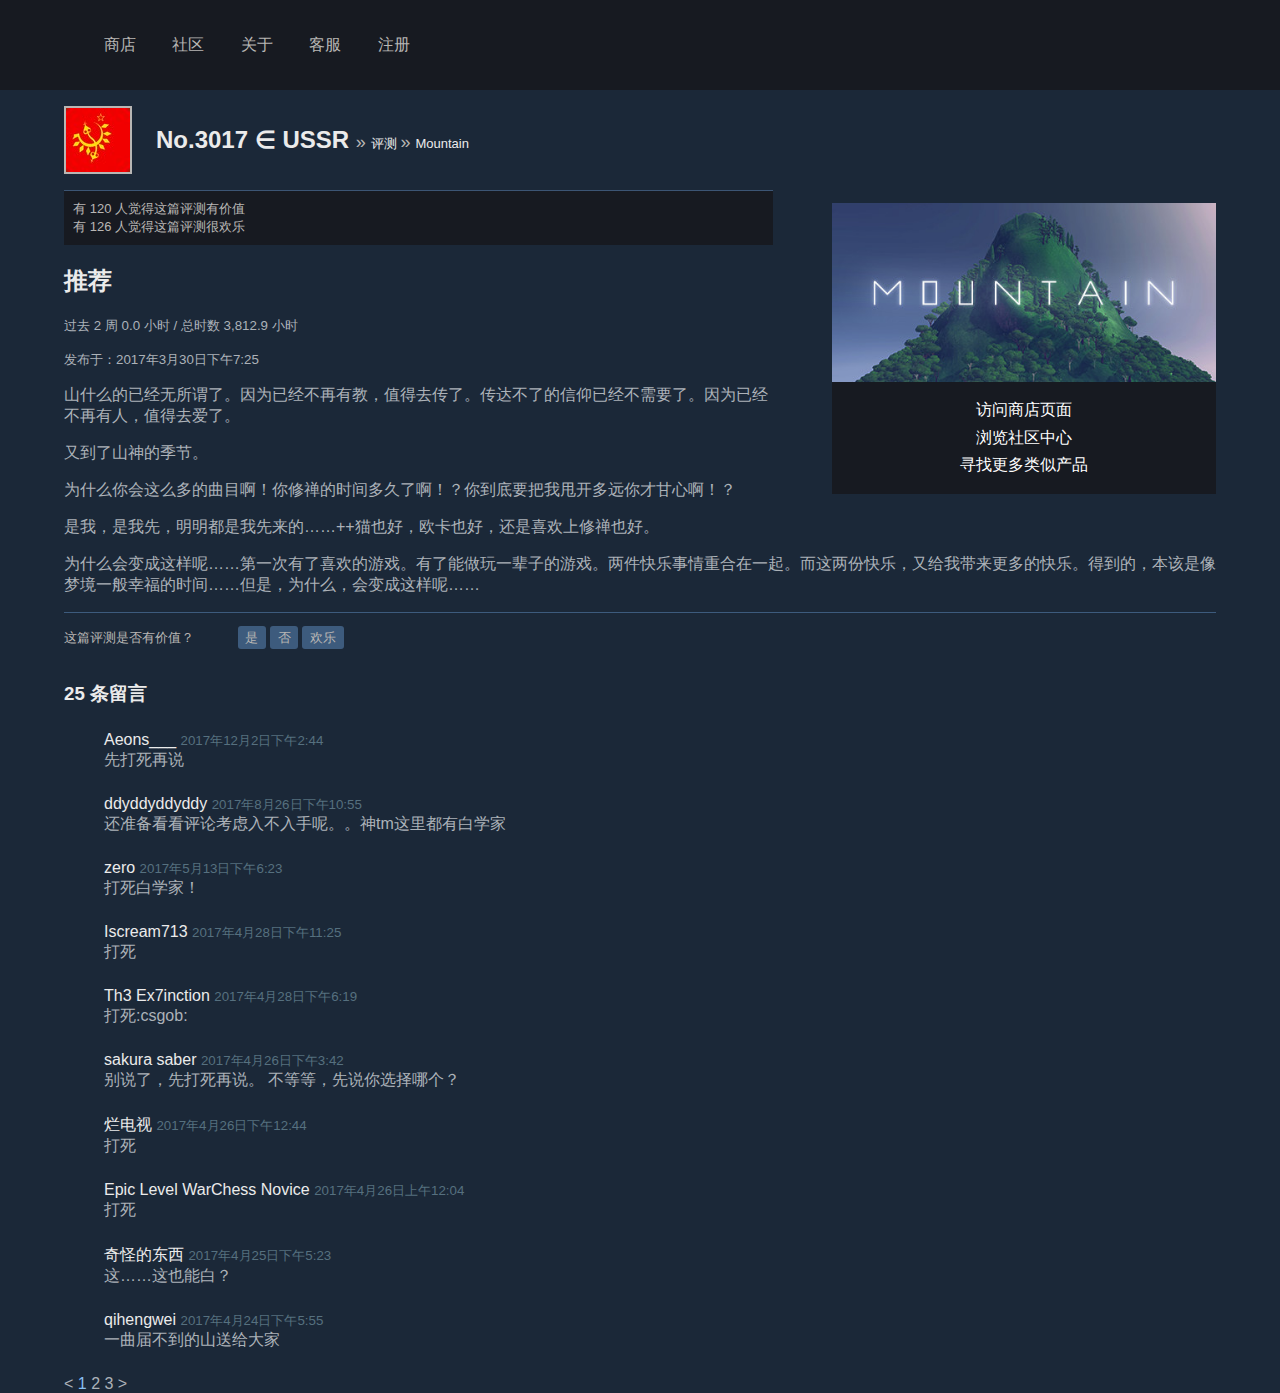
<file: index.html>
<html>
<head>
    <title>Steam 社区 :: No.3017 ∈ USSR :: 评测 Mountain</title>
    <link href="./css/reset.css" rel="stylesheet" type="text/css">
    <link href="./css/index.css" rel="stylesheet" type="text/css">
</head>
<body>
<header>
    <nav>
        <ul>
            <li>商店</li>
            <li>社区</li>
            <li>关于</li>
            <li>客服</li>
            <li><a href="register.html">注册</a></li>
        </ul>
    </nav>
</header>
<div class="title"><img src="images/user_icon.jpg">
    <div>
        No.3017 ∈ USSR
        <span class="symbol"> » </span>
        <span class="subtitle">评测 </span>
        <span class="symbol">» </span>
        <span class="subtitle"> Mountain</span>
    </div>
</div>
<aside>
    <img src="images/header.jpg">
    <ul>
        <li><a href="https://store.steampowered.com/app/313340?snr=2_100300_300__100301">访问商店页面</a></li>
        <li><a href="https://steamcommunity.com/app/313340">浏览社区中心</a></li>
        <li>
            <a href="https://store.steampowered.com/recommended/morelike/app/313340?snr=2_100300_300__100301">寻找更多类似产品</a>
        </li>
    </ul>
</aside>
<section>
    <blockquote>
        有 120 人觉得这篇评测有价值
        <br>
        有 126 人觉得这篇评测很欢乐
    </blockquote>
    <h2>推荐</h2>
    <p>
        <small>过去 2 周 0.0 小时 / 总时数 3,812.9 小时</small>
    </p>
    <p>
        <small>发布于：2017年3月30日下午7:25</small>
    </p>
    <p>
        山什么的已经无所谓了。因为已经不再有教，值得去传了。传达不了的信仰已经不需要了。因为已经不再有人，值得去爱了。
    </p>
    <p>
        又到了山神的季节。
    </p>
    <p>
        为什么你会这么多的曲目啊！你修禅的时间多久了啊！？你到底要把我甩开多远你才甘心啊！？
    </p>
    <p>
        是我，是我先，明明都是我先来的……++猫也好，欧卡也好，还是喜欢上修禅也好。
    </p>
    <p>
        为什么会变成这样呢……第一次有了喜欢的游戏。有了能做玩一辈子的游戏。两件快乐事情重合在一起。而这两份快乐，又给我带来更多的快乐。得到的，本该是像梦境一般幸福的时间……但是，为什么，会变成这样呢……
    </p>
</section>
<hr/>
<section>
    <div class="value">
    这篇评测是否有价值？
    <ul>
        <li>是</li>
        <li>否</li>
        <li>欢乐</li>
    </ul>
    </div>
    <h3>25 条留言</h3>
    <ul class="comment">
        <li>
            <h4>Aeons___
                <small> 2017年12月2日下午2:44</small>
            </h4>
            先打死再说
        </li>
        <li>
            <h4>ddyddyddyddy
                <small>2017年8月26日下午10:55</small>
            </h4>
            还准备看看评论考虑入不入手呢。。神tm这里都有白学家
        </li>
        <li>
            <h4>zero
                <small>2017年5月13日下午6:23</small>
            </h4>
            打死白学家！
        </li>
        <li>
            <h4>
                Iscream713
                <small> 2017年4月28日下午11:25</small>
            </h4>
            打死
        </li>
        <li>
            <h4>Th3 Ex7inction
                <small>2017年4月28日下午6:19</small>
            </h4>
            打死:csgob:
        </li>
        <li>
            <h4>sakura saber
                <small>2017年4月26日下午3:42</small>
            </h4>
            别说了，先打死再说。
            不等等，先说你选择哪个？
        </li>
        <li>
            <h4>烂电视
                <small>2017年4月26日下午12:44</small>
            </h4>
            打死
        </li>
        <li>
            <h4>Epic Level WarChess Novice
                <small>2017年4月26日上午12:04</small>
            </h4>
            打死
        </li>
        <li>
            <h4>奇怪的东西
                <small>2017年4月25日下午5:23</small>
            </h4>
            这……这也能白？
        </li>
        <li>
            <h4>qihengwei
                <small>2017年4月24日下午5:55</small>
            </h4>
            一曲届不到的山送给大家
        </li>
    </ul>
    < <span class="active">1</span> 2 3 >
</section>
</body>
</html>
</file>
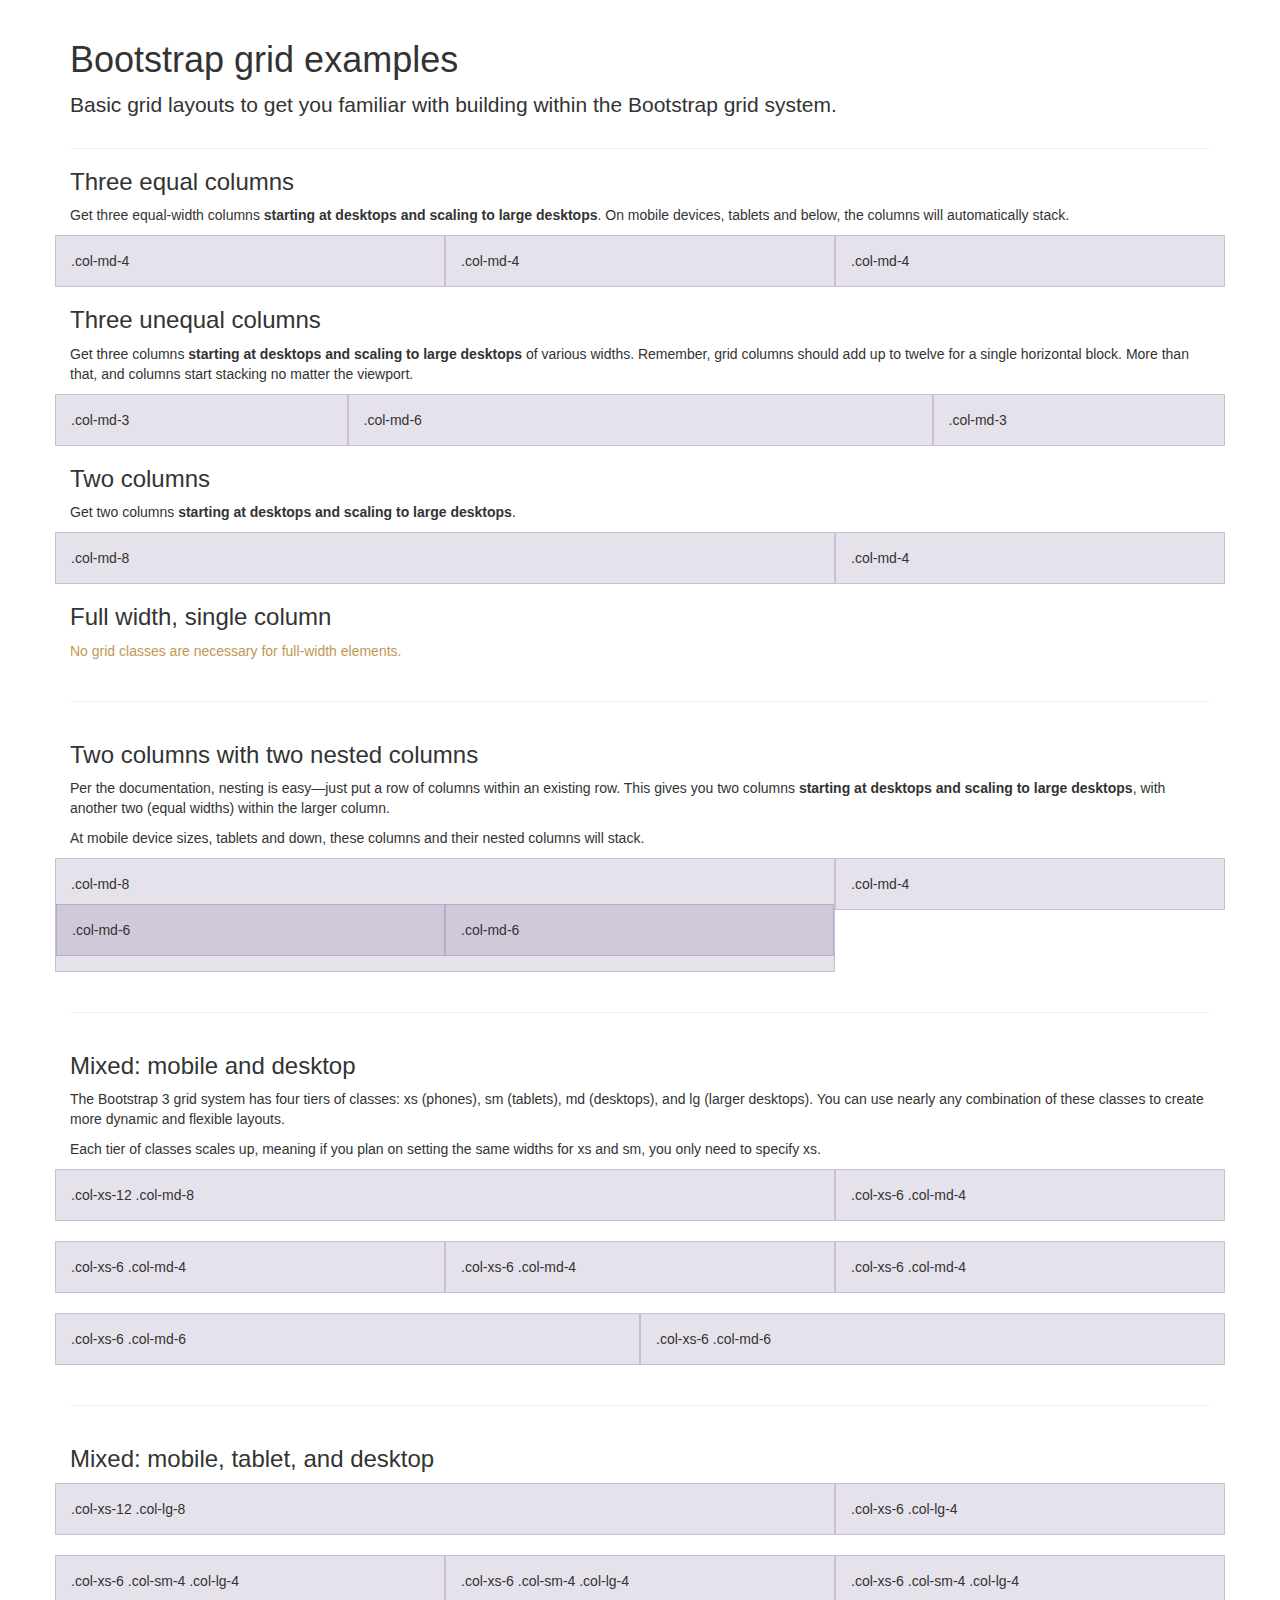
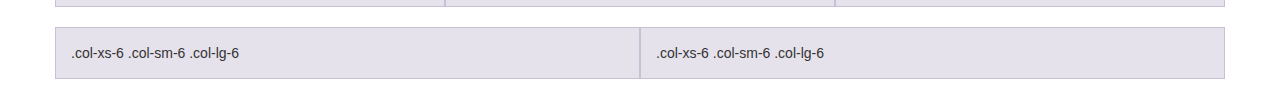
<file: lab4/bootstrap-3.0.0/examples/grid/index.html>
<!DOCTYPE html>
<html lang="en">
  <head>
    <meta charset="utf-8">
    <meta name="viewport" content="width=device-width, initial-scale=1.0">
    <meta name="description" content="">
    <meta name="author" content="">
    <link rel="shortcut icon" href="../../assets/ico/favicon.png">

    <title>Grid Template for Bootstrap</title>

    <!-- Bootstrap core CSS -->
    <link href="../../dist/css/bootstrap.css" rel="stylesheet">

    <!-- Custom styles for this template -->
    <link href="grid.css" rel="stylesheet">

    <!-- HTML5 shim and Respond.js IE8 support of HTML5 elements and media queries -->
    <!--[if lt IE 9]>
      <script src="../../assets/js/html5shiv.js"></script>
      <script src="../../assets/js/respond.min.js"></script>
    <![endif]-->
  </head>

  <body>
    <div class="container">

      <div class="page-header">
        <h1>Bootstrap grid examples</h1>
        <p class="lead">Basic grid layouts to get you familiar with building within the Bootstrap grid system.</p>
      </div>

      <h3>Three equal columns</h3>
      <p>Get three equal-width columns <strong>starting at desktops and scaling to large desktops</strong>. On mobile devices, tablets and below, the columns will automatically stack.</p>
      <div class="row">
        <div class="col-md-4">.col-md-4</div>
        <div class="col-md-4">.col-md-4</div>
        <div class="col-md-4">.col-md-4</div>
      </div>

      <h3>Three unequal columns</h3>
      <p>Get three columns <strong>starting at desktops and scaling to large desktops</strong> of various widths. Remember, grid columns should add up to twelve for a single horizontal block. More than that, and columns start stacking no matter the viewport.</p>
      <div class="row">
        <div class="col-md-3">.col-md-3</div>
        <div class="col-md-6">.col-md-6</div>
        <div class="col-md-3">.col-md-3</div>
      </div>

      <h3>Two columns</h3>
      <p>Get two columns <strong>starting at desktops and scaling to large desktops</strong>.</p>
      <div class="row">
        <div class="col-md-8">.col-md-8</div>
        <div class="col-md-4">.col-md-4</div>
      </div>

      <h3>Full width, single column</h3>
      <p class="text-warning">No grid classes are necessary for full-width elements.</p>

      <hr>

      <h3>Two columns with two nested columns</h3>
      <p>Per the documentation, nesting is easy—just put a row of columns within an existing row. This gives you two columns <strong>starting at desktops and scaling to large desktops</strong>, with another two (equal widths) within the larger column.</p>
      <p>At mobile device sizes, tablets and down, these columns and their nested columns will stack.</p>
      <div class="row">
        <div class="col-md-8">
          .col-md-8
          <div class="row">
            <div class="col-md-6">.col-md-6</div>
            <div class="col-md-6">.col-md-6</div>
          </div>
        </div>
        <div class="col-md-4">.col-md-4</div>
      </div>

      <hr>

      <h3>Mixed: mobile and desktop</h3>
      <p>The Bootstrap 3 grid system has four tiers of classes: xs (phones), sm (tablets), md (desktops), and lg (larger desktops). You can use nearly any combination of these classes to create more dynamic and flexible layouts.</p>
      <p>Each tier of classes scales up, meaning if you plan on setting the same widths for xs and sm, you only need to specify xs.</p>
      <div class="row">
        <div class="col-xs-12 col-md-8">.col-xs-12 .col-md-8</div>
        <div class="col-xs-6 col-md-4">.col-xs-6 .col-md-4</div>
      </div>
      <div class="row">
        <div class="col-xs-6 col-md-4">.col-xs-6 .col-md-4</div>
        <div class="col-xs-6 col-md-4">.col-xs-6 .col-md-4</div>
        <div class="col-xs-6 col-md-4">.col-xs-6 .col-md-4</div>
      </div>
      <div class="row">
        <div class="col-xs-6 col-md-6">.col-xs-6 .col-md-6</div>
        <div class="col-xs-6 col-md-6">.col-xs-6 .col-md-6</div>
      </div>

      <hr>

      <h3>Mixed: mobile, tablet, and desktop</h3>
      <p></p>
      <div class="row">
        <div class="col-xs-12 col-sm-8 col-lg-8">.col-xs-12 .col-lg-8</div>
        <div class="col-xs-6 col-sm-4 col-lg-4">.col-xs-6 .col-lg-4</div>
      </div>
      <div class="row">
        <div class="col-xs-6 col-sm-4 col-lg-4">.col-xs-6 .col-sm-4 .col-lg-4</div>
        <div class="col-xs-6 col-sm-4 col-lg-4">.col-xs-6 .col-sm-4 .col-lg-4</div>
        <div class="col-xs-6 col-sm-4 col-lg-4">.col-xs-6 .col-sm-4 .col-lg-4</div>
      </div>
      <div class="row">
        <div class="col-xs-6 col-sm-6 col-lg-6">.col-xs-6 .col-sm-6 .col-lg-6</div>
        <div class="col-xs-6 col-sm-6 col-lg-6">.col-xs-6 .col-sm-6 .col-lg-6</div>
      </div>

    </div> <!-- /container -->


    <!-- Bootstrap core JavaScript
    ================================================== -->
    <!-- Placed at the end of the document so the pages load faster -->
  </body>
</html>
</file>
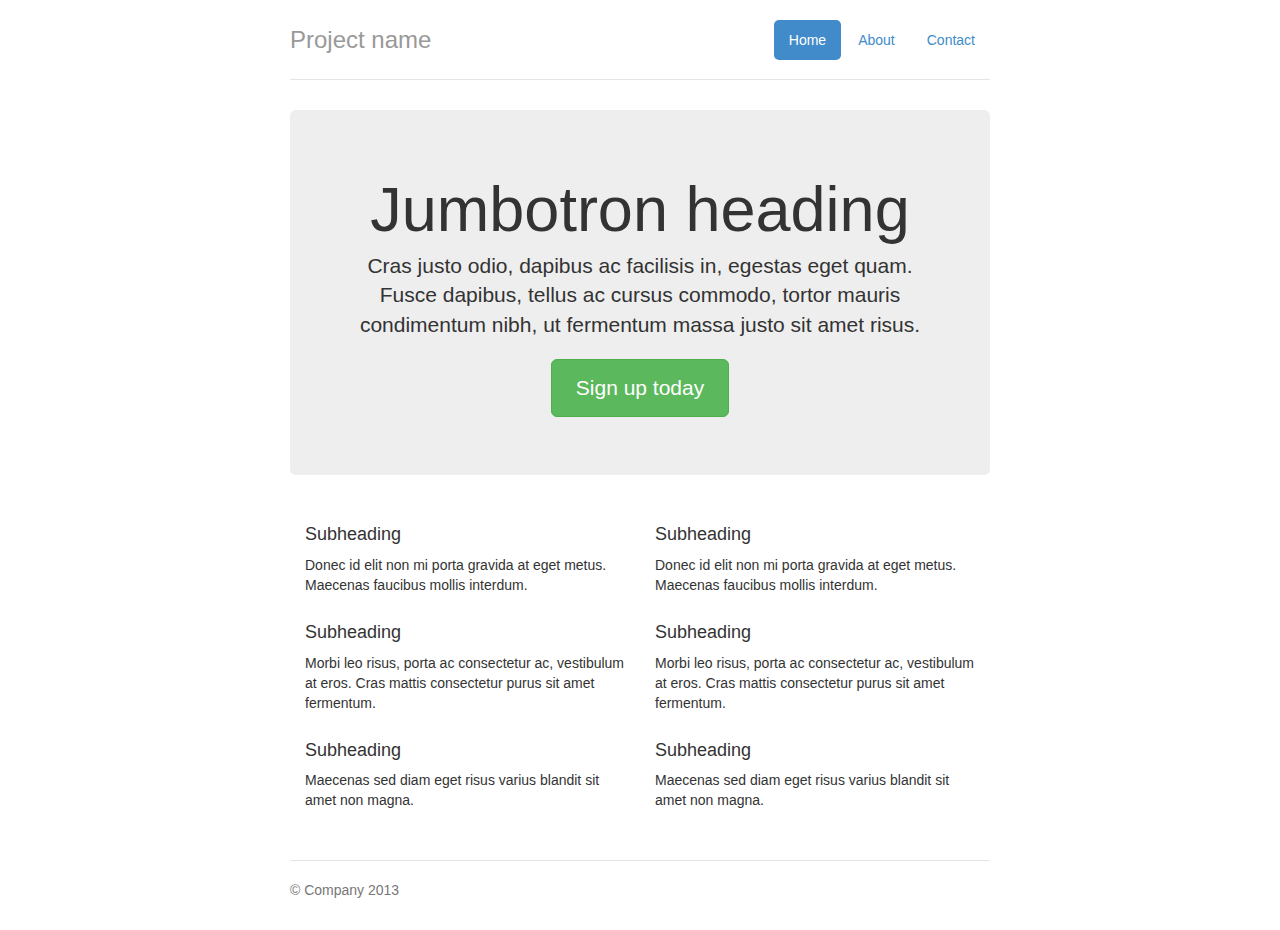
<file: lab4/bootstrap-3.0.0/examples/jumbotron-narrow/index.html>
<!DOCTYPE html>
<html lang="en">
  <head>
    <meta charset="utf-8">
    <meta name="viewport" content="width=device-width, initial-scale=1.0">
    <meta name="description" content="">
    <meta name="author" content="">
    <link rel="shortcut icon" href="../../assets/ico/favicon.png">

    <title>Narrow Jumbotron Template for Bootstrap</title>

    <!-- Bootstrap core CSS -->
    <link href="../../dist/css/bootstrap.css" rel="stylesheet">

    <!-- Custom styles for this template -->
    <link href="jumbotron-narrow.css" rel="stylesheet">

    <!-- HTML5 shim and Respond.js IE8 support of HTML5 elements and media queries -->
    <!--[if lt IE 9]>
      <script src="../../assets/js/html5shiv.js"></script>
      <script src="../../assets/js/respond.min.js"></script>
    <![endif]-->
  </head>

  <body>

    <div class="container">
      <div class="header">
        <ul class="nav nav-pills pull-right">
          <li class="active"><a href="#">Home</a></li>
          <li><a href="#">About</a></li>
          <li><a href="#">Contact</a></li>
        </ul>
        <h3 class="text-muted">Project name</h3>
      </div>

      <div class="jumbotron">
        <h1>Jumbotron heading</h1>
        <p class="lead">Cras justo odio, dapibus ac facilisis in, egestas eget quam. Fusce dapibus, tellus ac cursus commodo, tortor mauris condimentum nibh, ut fermentum massa justo sit amet risus.</p>
        <p><a class="btn btn-lg btn-success" href="#">Sign up today</a></p>
      </div>

      <div class="row marketing">
        <div class="col-lg-6">
          <h4>Subheading</h4>
          <p>Donec id elit non mi porta gravida at eget metus. Maecenas faucibus mollis interdum.</p>

          <h4>Subheading</h4>
          <p>Morbi leo risus, porta ac consectetur ac, vestibulum at eros. Cras mattis consectetur purus sit amet fermentum.</p>

          <h4>Subheading</h4>
          <p>Maecenas sed diam eget risus varius blandit sit amet non magna.</p>
        </div>

        <div class="col-lg-6">
          <h4>Subheading</h4>
          <p>Donec id elit non mi porta gravida at eget metus. Maecenas faucibus mollis interdum.</p>

          <h4>Subheading</h4>
          <p>Morbi leo risus, porta ac consectetur ac, vestibulum at eros. Cras mattis consectetur purus sit amet fermentum.</p>

          <h4>Subheading</h4>
          <p>Maecenas sed diam eget risus varius blandit sit amet non magna.</p>
        </div>
      </div>

      <div class="footer">
        <p>&copy; Company 2013</p>
      </div>

    </div> <!-- /container -->


    <!-- Bootstrap core JavaScript
    ================================================== -->
    <!-- Placed at the end of the document so the pages load faster -->
  </body>
</html>
</file>
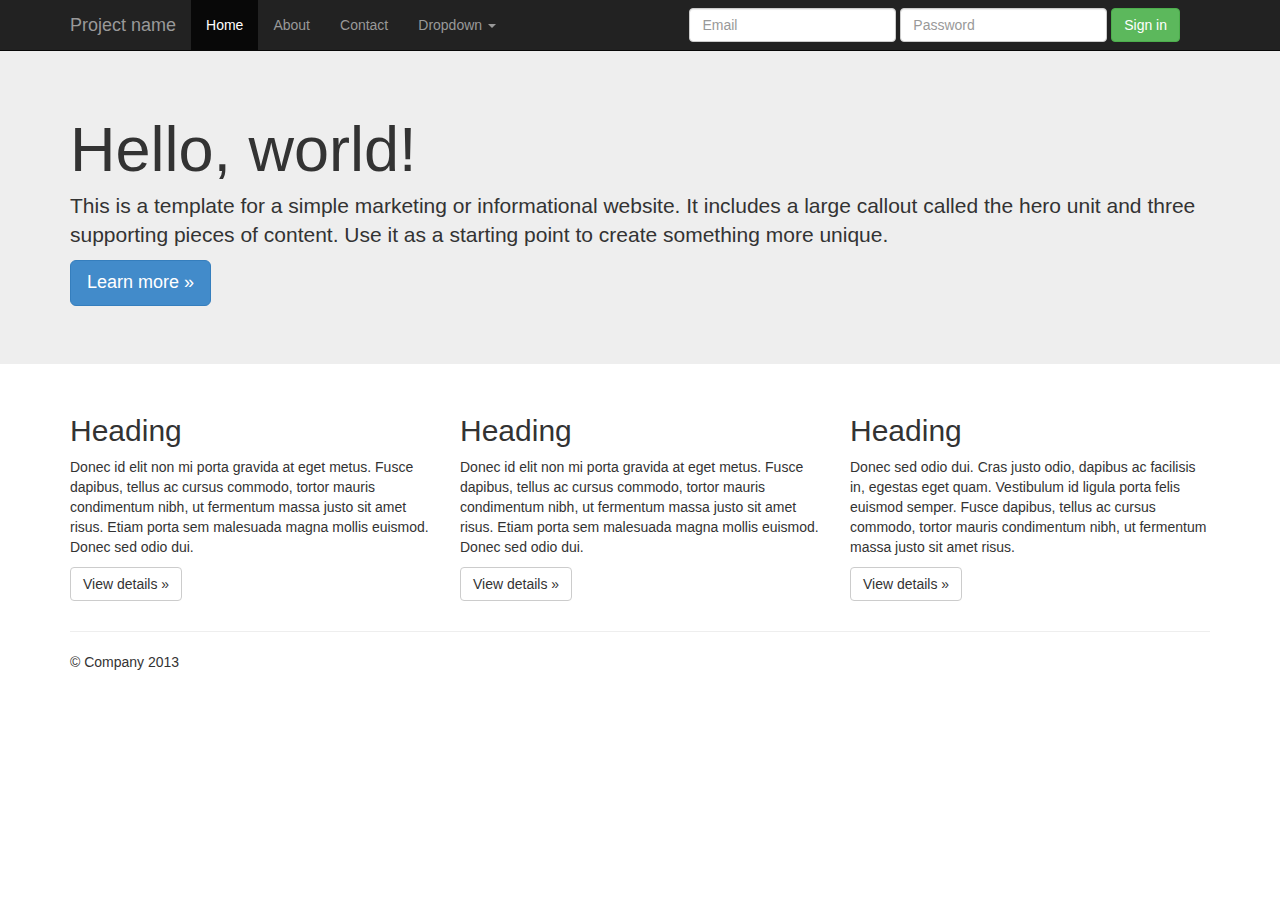
<file: lab4/bootstrap-3.0.0/examples/jumbotron/index.html>
<!DOCTYPE html>
<html lang="en">
  <head>
    <meta charset="utf-8">
    <meta name="viewport" content="width=device-width, initial-scale=1.0">
    <meta name="description" content="">
    <meta name="author" content="">
    <link rel="shortcut icon" href="../../assets/ico/favicon.png">

    <title>Jumbotron Template for Bootstrap</title>

    <!-- Bootstrap core CSS -->
    <link href="../../dist/css/bootstrap.css" rel="stylesheet">

    <!-- Custom styles for this template -->
    <link href="jumbotron.css" rel="stylesheet">

    <!-- HTML5 shim and Respond.js IE8 support of HTML5 elements and media queries -->
    <!--[if lt IE 9]>
      <script src="../../assets/js/html5shiv.js"></script>
      <script src="../../assets/js/respond.min.js"></script>
    <![endif]-->
  </head>

  <body>

    <div class="navbar navbar-inverse navbar-fixed-top">
      <div class="container">
        <div class="navbar-header">
          <button type="button" class="navbar-toggle" data-toggle="collapse" data-target=".navbar-collapse">
            <span class="icon-bar"></span>
            <span class="icon-bar"></span>
            <span class="icon-bar"></span>
          </button>
          <a class="navbar-brand" href="#">Project name</a>
        </div>
        <div class="navbar-collapse collapse">
          <ul class="nav navbar-nav">
            <li class="active"><a href="#">Home</a></li>
            <li><a href="#about">About</a></li>
            <li><a href="#contact">Contact</a></li>
            <li class="dropdown">
              <a href="#" class="dropdown-toggle" data-toggle="dropdown">Dropdown <b class="caret"></b></a>
              <ul class="dropdown-menu">
                <li><a href="#">Action</a></li>
                <li><a href="#">Another action</a></li>
                <li><a href="#">Something else here</a></li>
                <li class="divider"></li>
                <li class="dropdown-header">Nav header</li>
                <li><a href="#">Separated link</a></li>
                <li><a href="#">One more separated link</a></li>
              </ul>
            </li>
          </ul>
          <form class="navbar-form navbar-right">
            <div class="form-group">
              <input type="text" placeholder="Email" class="form-control">
            </div>
            <div class="form-group">
              <input type="password" placeholder="Password" class="form-control">
            </div>
            <button type="submit" class="btn btn-success">Sign in</button>
          </form>
        </div><!--/.navbar-collapse -->
      </div>
    </div>

    <!-- Main jumbotron for a primary marketing message or call to action -->
    <div class="jumbotron">
      <div class="container">
        <h1>Hello, world!</h1>
        <p>This is a template for a simple marketing or informational website. It includes a large callout called the hero unit and three supporting pieces of content. Use it as a starting point to create something more unique.</p>
        <p><a class="btn btn-primary btn-lg">Learn more &raquo;</a></p>
      </div>
    </div>

    <div class="container">
      <!-- Example row of columns -->
      <div class="row">
        <div class="col-lg-4">
          <h2>Heading</h2>
          <p>Donec id elit non mi porta gravida at eget metus. Fusce dapibus, tellus ac cursus commodo, tortor mauris condimentum nibh, ut fermentum massa justo sit amet risus. Etiam porta sem malesuada magna mollis euismod. Donec sed odio dui. </p>
          <p><a class="btn btn-default" href="#">View details &raquo;</a></p>
        </div>
        <div class="col-lg-4">
          <h2>Heading</h2>
          <p>Donec id elit non mi porta gravida at eget metus. Fusce dapibus, tellus ac cursus commodo, tortor mauris condimentum nibh, ut fermentum massa justo sit amet risus. Etiam porta sem malesuada magna mollis euismod. Donec sed odio dui. </p>
          <p><a class="btn btn-default" href="#">View details &raquo;</a></p>
       </div>
        <div class="col-lg-4">
          <h2>Heading</h2>
          <p>Donec sed odio dui. Cras justo odio, dapibus ac facilisis in, egestas eget quam. Vestibulum id ligula porta felis euismod semper. Fusce dapibus, tellus ac cursus commodo, tortor mauris condimentum nibh, ut fermentum massa justo sit amet risus.</p>
          <p><a class="btn btn-default" href="#">View details &raquo;</a></p>
        </div>
      </div>

      <hr>

      <footer>
        <p>&copy; Company 2013</p>
      </footer>
    </div> <!-- /container -->


    <!-- Bootstrap core JavaScript
    ================================================== -->
    <!-- Placed at the end of the document so the pages load faster -->
    <script src="../../assets/js/jquery.js"></script>
    <script src="../../dist/js/bootstrap.min.js"></script>
  </body>
</html>
</file>
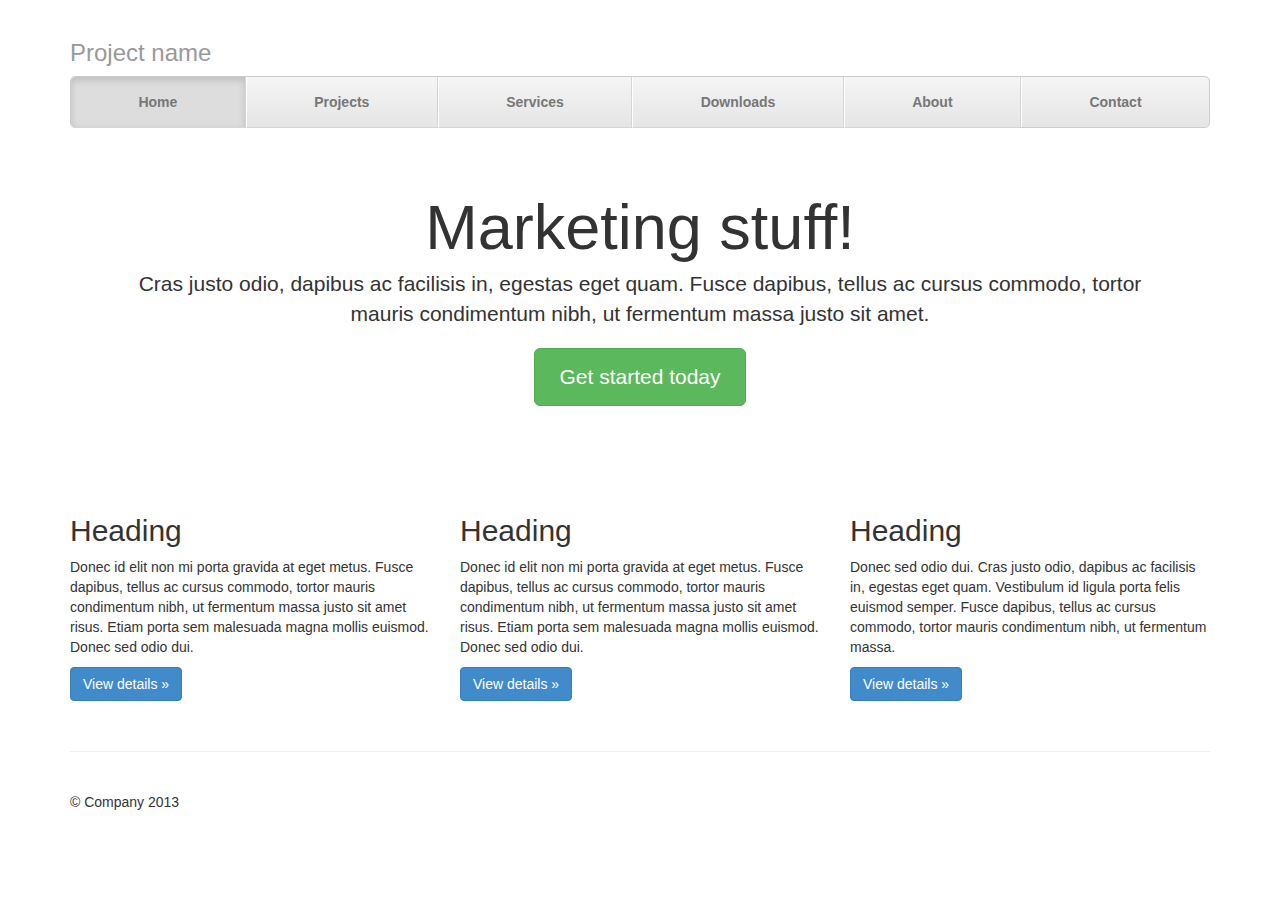
<file: lab4/bootstrap-3.0.0/examples/justified-nav/index.html>
<!DOCTYPE html>
<html lang="en">
  <head>
    <meta charset="utf-8">
    <meta name="viewport" content="width=device-width, initial-scale=1.0">
    <meta name="description" content="">
    <meta name="author" content="">
    <link rel="shortcut icon" href="../../assets/ico/favicon.png">

    <title>Justified Nav Template for Bootstrap</title>

    <!-- Bootstrap core CSS -->
    <link href="../../dist/css/bootstrap.css" rel="stylesheet">

    <!-- Custom styles for this template -->
    <link href="justified-nav.css" rel="stylesheet">

    <!-- HTML5 shim and Respond.js IE8 support of HTML5 elements and media queries -->
    <!--[if lt IE 9]>
      <script src="../../assets/js/html5shiv.js"></script>
      <script src="../../assets/js/respond.min.js"></script>
    <![endif]-->
  </head>

  <body>

    <div class="container">

      <div class="masthead">
        <h3 class="text-muted">Project name</h3>
        <ul class="nav nav-justified">
          <li class="active"><a href="#">Home</a></li>
          <li><a href="#">Projects</a></li>
          <li><a href="#">Services</a></li>
          <li><a href="#">Downloads</a></li>
          <li><a href="#">About</a></li>
          <li><a href="#">Contact</a></li>
        </ul>
      </div>

      <!-- Jumbotron -->
      <div class="jumbotron">
        <h1>Marketing stuff!</h1>
        <p class="lead">Cras justo odio, dapibus ac facilisis in, egestas eget quam. Fusce dapibus, tellus ac cursus commodo, tortor mauris condimentum nibh, ut fermentum massa justo sit amet.</p>
        <p><a class="btn btn-lg btn-success" href="#">Get started today</a></p>
      </div>

      <!-- Example row of columns -->
      <div class="row">
        <div class="col-lg-4">
          <h2>Heading</h2>
          <p>Donec id elit non mi porta gravida at eget metus. Fusce dapibus, tellus ac cursus commodo, tortor mauris condimentum nibh, ut fermentum massa justo sit amet risus. Etiam porta sem malesuada magna mollis euismod. Donec sed odio dui. </p>
          <p><a class="btn btn-primary" href="#">View details &raquo;</a></p>
        </div>
        <div class="col-lg-4">
          <h2>Heading</h2>
          <p>Donec id elit non mi porta gravida at eget metus. Fusce dapibus, tellus ac cursus commodo, tortor mauris condimentum nibh, ut fermentum massa justo sit amet risus. Etiam porta sem malesuada magna mollis euismod. Donec sed odio dui. </p>
          <p><a class="btn btn-primary" href="#">View details &raquo;</a></p>
       </div>
        <div class="col-lg-4">
          <h2>Heading</h2>
          <p>Donec sed odio dui. Cras justo odio, dapibus ac facilisis in, egestas eget quam. Vestibulum id ligula porta felis euismod semper. Fusce dapibus, tellus ac cursus commodo, tortor mauris condimentum nibh, ut fermentum massa.</p>
          <p><a class="btn btn-primary" href="#">View details &raquo;</a></p>
        </div>
      </div>

      <!-- Site footer -->
      <div class="footer">
        <p>&copy; Company 2013</p>
      </div>

    </div> <!-- /container -->


    <!-- Bootstrap core JavaScript
    ================================================== -->
    <!-- Placed at the end of the document so the pages load faster -->
  </body>
</html>
</file>
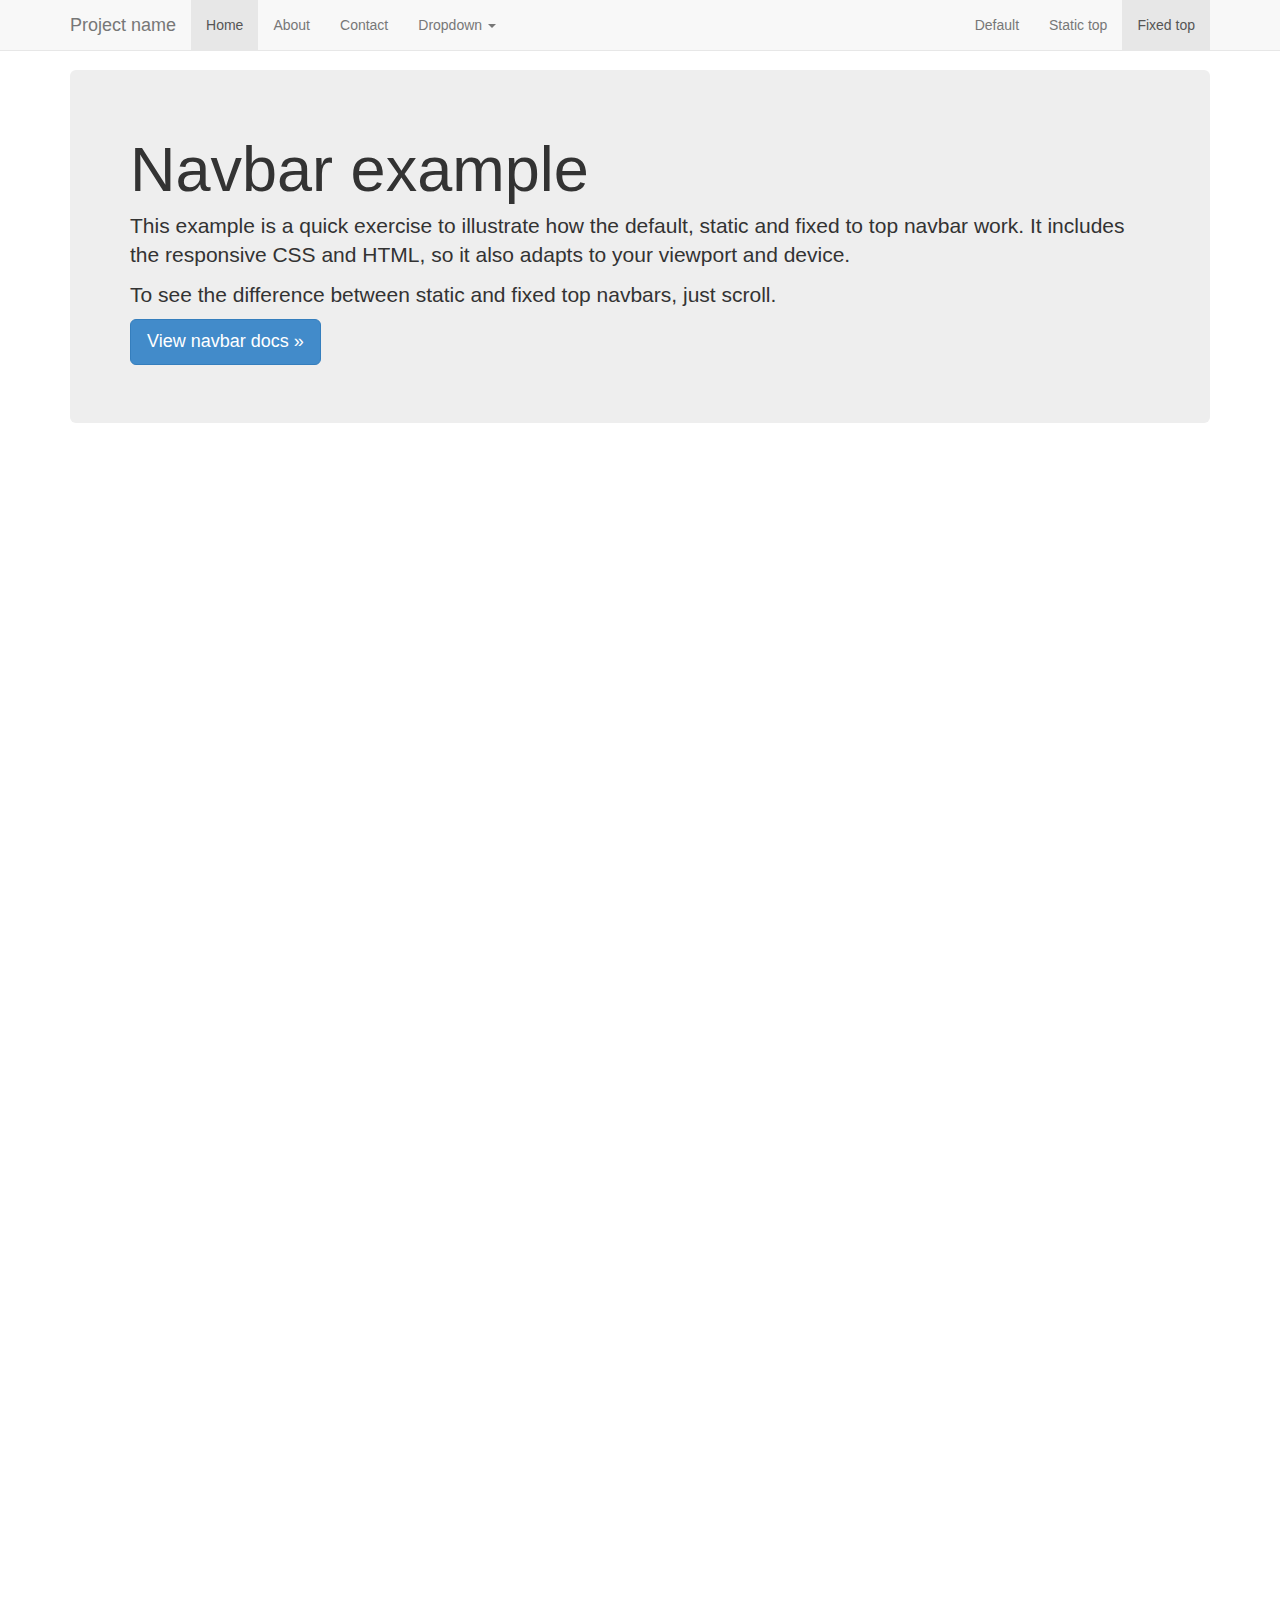
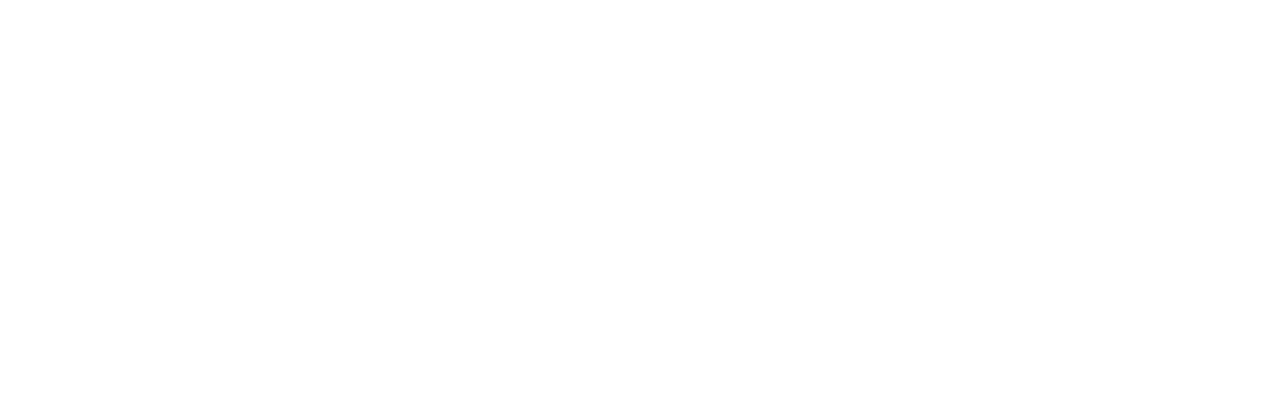
<file: lab4/bootstrap-3.0.0/examples/navbar-fixed-top/index.html>
<!DOCTYPE html>
<html lang="en">
  <head>
    <meta charset="utf-8">
    <meta name="viewport" content="width=device-width, initial-scale=1.0">
    <meta name="description" content="">
    <meta name="author" content="">
    <link rel="shortcut icon" href="../../assets/ico/favicon.png">

    <title>Fixed Top Navbar Example for Bootstrap</title>

    <!-- Bootstrap core CSS -->
    <link href="../../dist/css/bootstrap.css" rel="stylesheet">

    <!-- Custom styles for this template -->
    <link href="navbar-fixed-top.css" rel="stylesheet">

    <!-- HTML5 shim and Respond.js IE8 support of HTML5 elements and media queries -->
    <!--[if lt IE 9]>
      <script src="../../assets/js/html5shiv.js"></script>
      <script src="../../assets/js/respond.min.js"></script>
    <![endif]-->
  </head>

  <body>

    <!-- Fixed navbar -->
    <div class="navbar navbar-default navbar-fixed-top">
      <div class="container">
        <div class="navbar-header">
          <button type="button" class="navbar-toggle" data-toggle="collapse" data-target=".navbar-collapse">
            <span class="icon-bar"></span>
            <span class="icon-bar"></span>
            <span class="icon-bar"></span>
          </button>
          <a class="navbar-brand" href="#">Project name</a>
        </div>
        <div class="navbar-collapse collapse">
          <ul class="nav navbar-nav">
            <li class="active"><a href="#">Home</a></li>
            <li><a href="#about">About</a></li>
            <li><a href="#contact">Contact</a></li>
            <li class="dropdown">
              <a href="#" class="dropdown-toggle" data-toggle="dropdown">Dropdown <b class="caret"></b></a>
              <ul class="dropdown-menu">
                <li><a href="#">Action</a></li>
                <li><a href="#">Another action</a></li>
                <li><a href="#">Something else here</a></li>
                <li class="divider"></li>
                <li class="dropdown-header">Nav header</li>
                <li><a href="#">Separated link</a></li>
                <li><a href="#">One more separated link</a></li>
              </ul>
            </li>
          </ul>
          <ul class="nav navbar-nav navbar-right">
            <li><a href="../navbar/">Default</a></li>
            <li><a href="../navbar-static-top/">Static top</a></li>
            <li class="active"><a href="./">Fixed top</a></li>
          </ul>
        </div><!--/.nav-collapse -->
      </div>
    </div>

    <div class="container">

      <!-- Main component for a primary marketing message or call to action -->
      <div class="jumbotron">
        <h1>Navbar example</h1>
        <p>This example is a quick exercise to illustrate how the default, static and fixed to top navbar work. It includes the responsive CSS and HTML, so it also adapts to your viewport and device.</p>
        <p>To see the difference between static and fixed top navbars, just scroll.</p>
        <p>
          <a class="btn btn-lg btn-primary" href="../../components/#navbar">View navbar docs &raquo;</a>
        </p>
      </div>

    </div> <!-- /container -->


    <!-- Bootstrap core JavaScript
    ================================================== -->
    <!-- Placed at the end of the document so the pages load faster -->
    <script src="../../assets/js/jquery.js"></script>
    <script src="../../dist/js/bootstrap.min.js"></script>
  </body>
</html>
</file>
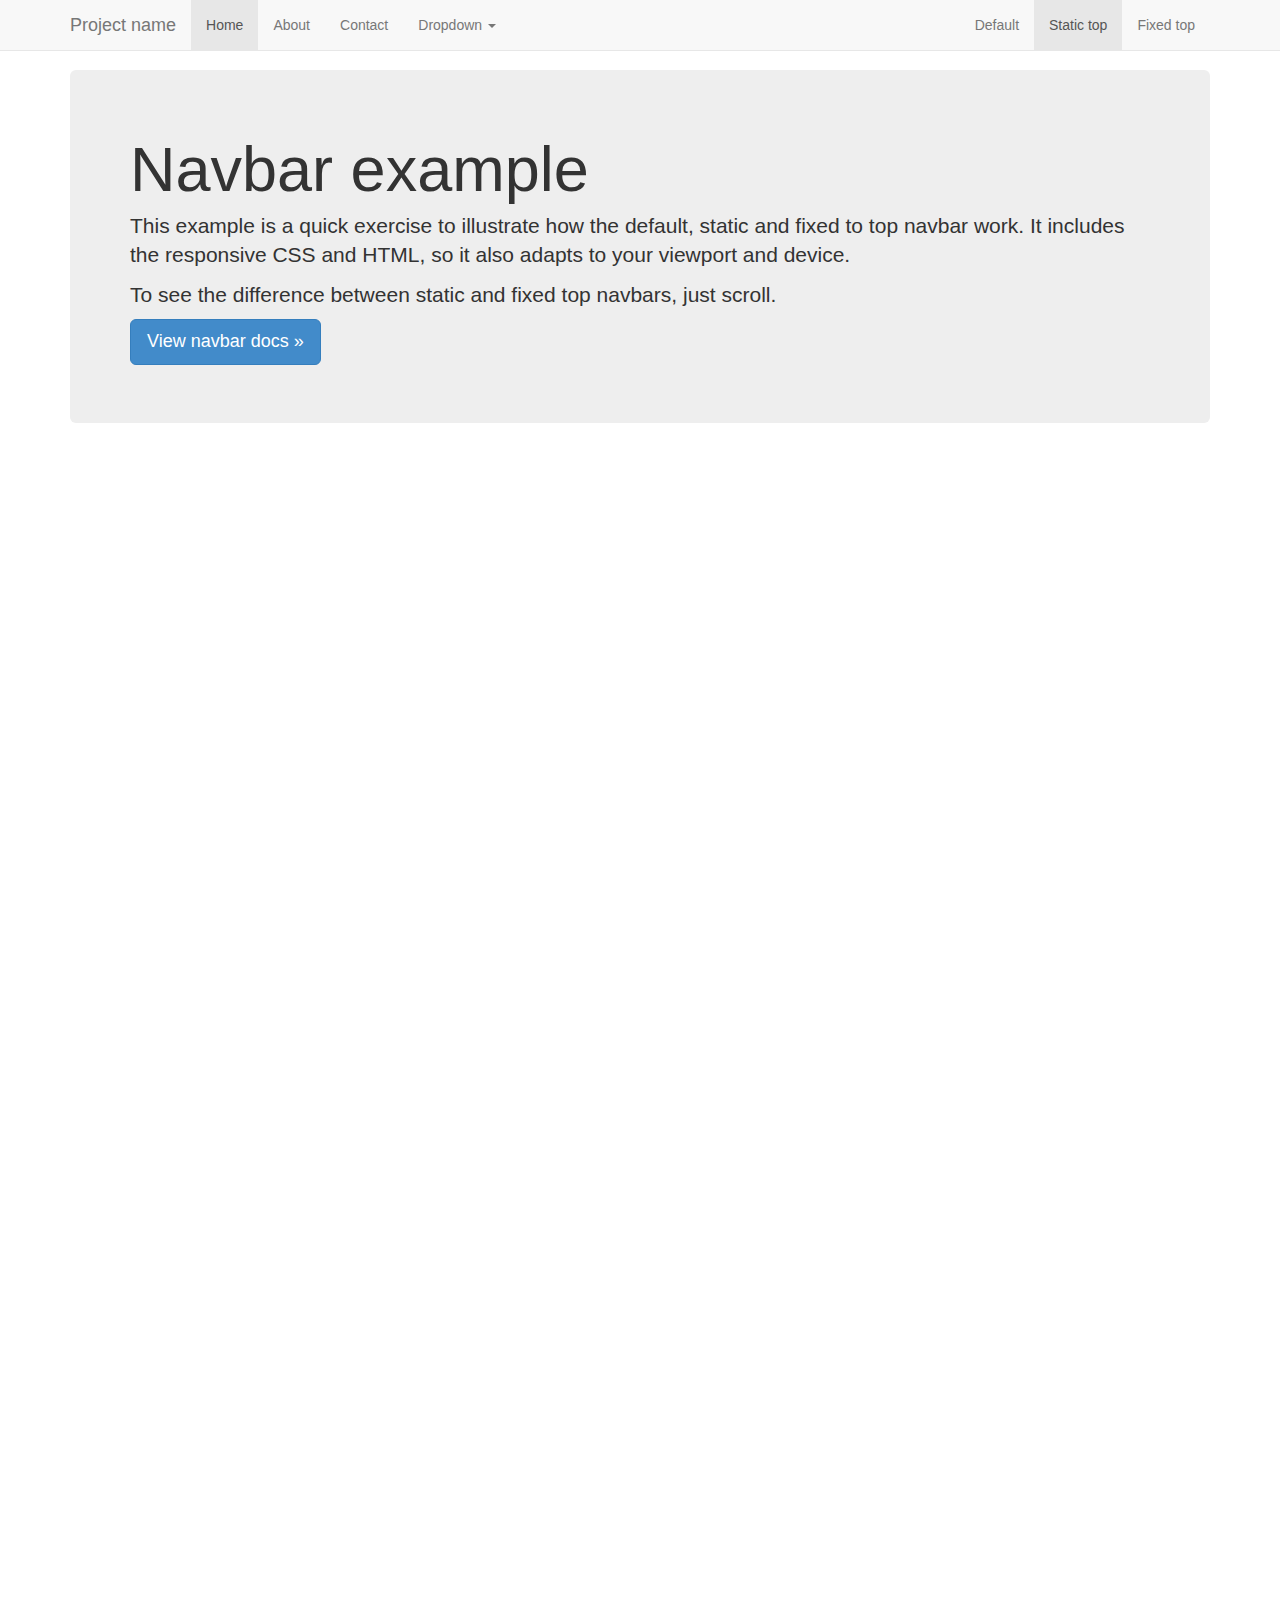
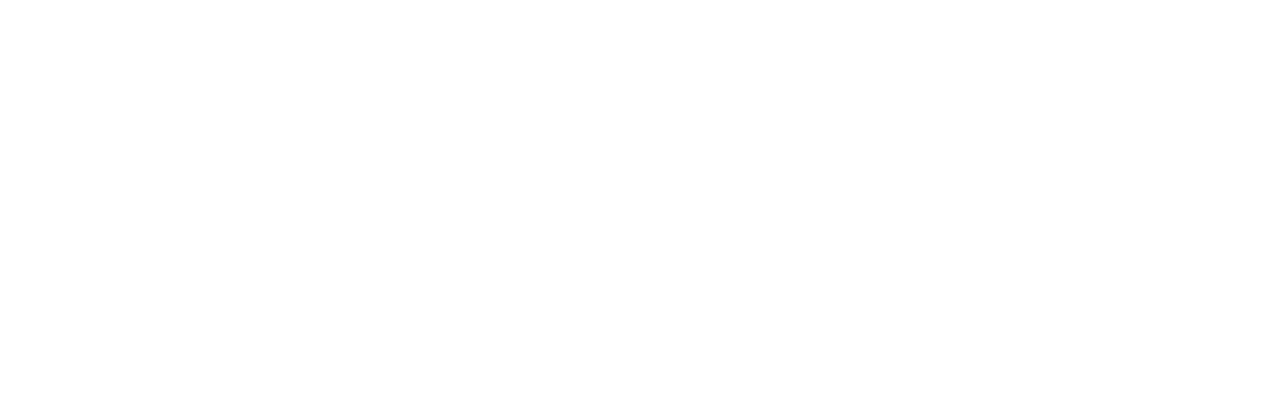
<file: lab4/bootstrap-3.0.0/examples/navbar-static-top/index.html>
<!DOCTYPE html>
<html lang="en">
  <head>
    <meta charset="utf-8">
    <meta name="viewport" content="width=device-width, initial-scale=1.0">
    <meta name="description" content="">
    <meta name="author" content="">
    <link rel="shortcut icon" href="../../assets/ico/favicon.png">

    <title>Static Top Navbar Example for Bootstrap</title>

    <!-- Bootstrap core CSS -->
    <link href="../../dist/css/bootstrap.css" rel="stylesheet">

    <!-- Custom styles for this template -->
    <link href="navbar-static-top.css" rel="stylesheet">

    <!-- HTML5 shim and Respond.js IE8 support of HTML5 elements and media queries -->
    <!--[if lt IE 9]>
      <script src="../../assets/js/html5shiv.js"></script>
      <script src="../../assets/js/respond.min.js"></script>
    <![endif]-->
  </head>

  <body>

    <!-- Static navbar -->
    <div class="navbar navbar-default navbar-static-top">
      <div class="container">
        <div class="navbar-header">
          <button type="button" class="navbar-toggle" data-toggle="collapse" data-target=".navbar-collapse">
            <span class="icon-bar"></span>
            <span class="icon-bar"></span>
            <span class="icon-bar"></span>
          </button>
          <a class="navbar-brand" href="#">Project name</a>
        </div>
        <div class="navbar-collapse collapse">
          <ul class="nav navbar-nav">
            <li class="active"><a href="#">Home</a></li>
            <li><a href="#about">About</a></li>
            <li><a href="#contact">Contact</a></li>
            <li class="dropdown">
              <a href="#" class="dropdown-toggle" data-toggle="dropdown">Dropdown <b class="caret"></b></a>
              <ul class="dropdown-menu">
                <li><a href="#">Action</a></li>
                <li><a href="#">Another action</a></li>
                <li><a href="#">Something else here</a></li>
                <li class="divider"></li>
                <li class="dropdown-header">Nav header</li>
                <li><a href="#">Separated link</a></li>
                <li><a href="#">One more separated link</a></li>
              </ul>
            </li>
          </ul>
          <ul class="nav navbar-nav navbar-right">
            <li><a href="../navbar/">Default</a></li>
            <li class="active"><a href="./">Static top</a></li>
            <li><a href="../navbar-fixed-top/">Fixed top</a></li>
          </ul>
        </div><!--/.nav-collapse -->
      </div>
    </div>


    <div class="container">

      <!-- Main component for a primary marketing message or call to action -->
      <div class="jumbotron">
        <h1>Navbar example</h1>
        <p>This example is a quick exercise to illustrate how the default, static and fixed to top navbar work. It includes the responsive CSS and HTML, so it also adapts to your viewport and device.</p>
        <p>To see the difference between static and fixed top navbars, just scroll.</p>
        <p>
          <a class="btn btn-lg btn-primary" href="../../components/#navbar">View navbar docs &raquo;</a>
        </p>
      </div>

    </div> <!-- /container -->


    <!-- Bootstrap core JavaScript
    ================================================== -->
    <!-- Placed at the end of the document so the pages load faster -->
    <script src="../../assets/js/jquery.js"></script>
    <script src="../../dist/js/bootstrap.min.js"></script>
  </body>
</html>
</file>
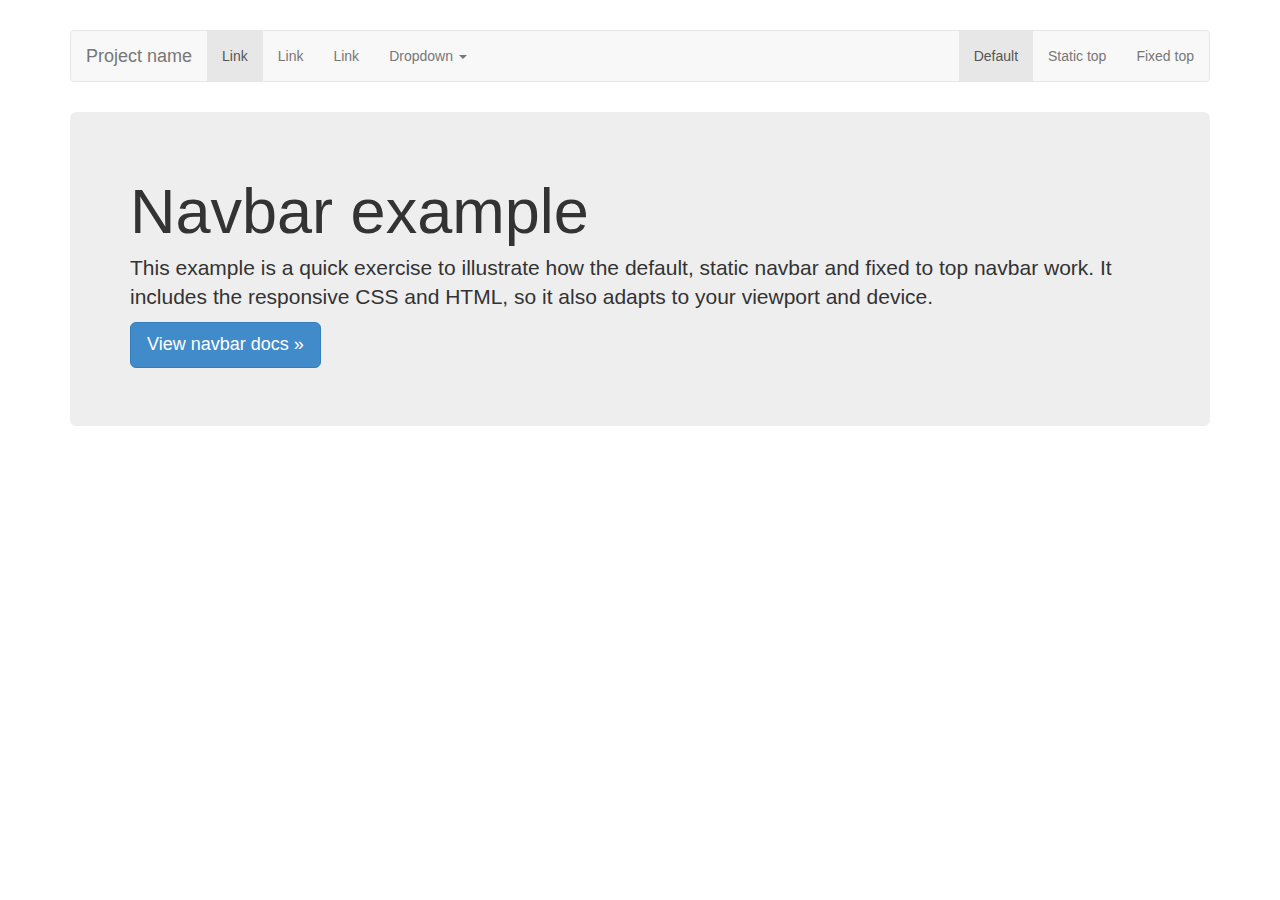
<file: lab4/bootstrap-3.0.0/examples/navbar/index.html>
<!DOCTYPE html>
<html lang="en">
  <head>
    <meta charset="utf-8">
    <meta name="viewport" content="width=device-width, initial-scale=1.0">
    <meta name="description" content="">
    <meta name="author" content="">
    <link rel="shortcut icon" href="../../assets/ico/favicon.png">

    <title>Navbar Template for Bootstrap</title>

    <!-- Bootstrap core CSS -->
    <link href="../../dist/css/bootstrap.css" rel="stylesheet">

    <!-- Custom styles for this template -->
    <link href="navbar.css" rel="stylesheet">

    <!-- HTML5 shim and Respond.js IE8 support of HTML5 elements and media queries -->
    <!--[if lt IE 9]>
      <script src="../../assets/js/html5shiv.js"></script>
      <script src="../../assets/js/respond.min.js"></script>
    <![endif]-->
  </head>

  <body>

    <div class="container">

      <!-- Static navbar -->
      <div class="navbar navbar-default">
        <div class="navbar-header">
          <button type="button" class="navbar-toggle" data-toggle="collapse" data-target=".navbar-collapse">
            <span class="icon-bar"></span>
            <span class="icon-bar"></span>
            <span class="icon-bar"></span>
          </button>
          <a class="navbar-brand" href="#">Project name</a>
        </div>
        <div class="navbar-collapse collapse">
          <ul class="nav navbar-nav">
            <li class="active"><a href="#">Link</a></li>
            <li><a href="#">Link</a></li>
            <li><a href="#">Link</a></li>
            <li class="dropdown">
              <a href="#" class="dropdown-toggle" data-toggle="dropdown">Dropdown <b class="caret"></b></a>
              <ul class="dropdown-menu">
                <li><a href="#">Action</a></li>
                <li><a href="#">Another action</a></li>
                <li><a href="#">Something else here</a></li>
                <li class="divider"></li>
                <li class="dropdown-header">Nav header</li>
                <li><a href="#">Separated link</a></li>
                <li><a href="#">One more separated link</a></li>
              </ul>
            </li>
          </ul>
          <ul class="nav navbar-nav navbar-right">
            <li class="active"><a href="./">Default</a></li>
            <li><a href="../navbar-static-top/">Static top</a></li>
            <li><a href="../navbar-fixed-top/">Fixed top</a></li>
          </ul>
        </div><!--/.nav-collapse -->
      </div>

      <!-- Main component for a primary marketing message or call to action -->
      <div class="jumbotron">
        <h1>Navbar example</h1>
        <p>This example is a quick exercise to illustrate how the default, static navbar and fixed to top navbar work. It includes the responsive CSS and HTML, so it also adapts to your viewport and device.</p>
        <p>
          <a class="btn btn-lg btn-primary" href="../../components/#navbar">View navbar docs &raquo;</a>
        </p>
      </div>

    </div> <!-- /container -->


    <!-- Bootstrap core JavaScript
    ================================================== -->
    <!-- Placed at the end of the document so the pages load faster -->
    <script src="../../assets/js/jquery.js"></script>
    <script src="../../dist/js/bootstrap.min.js"></script>
  </body>
</html>
</file>
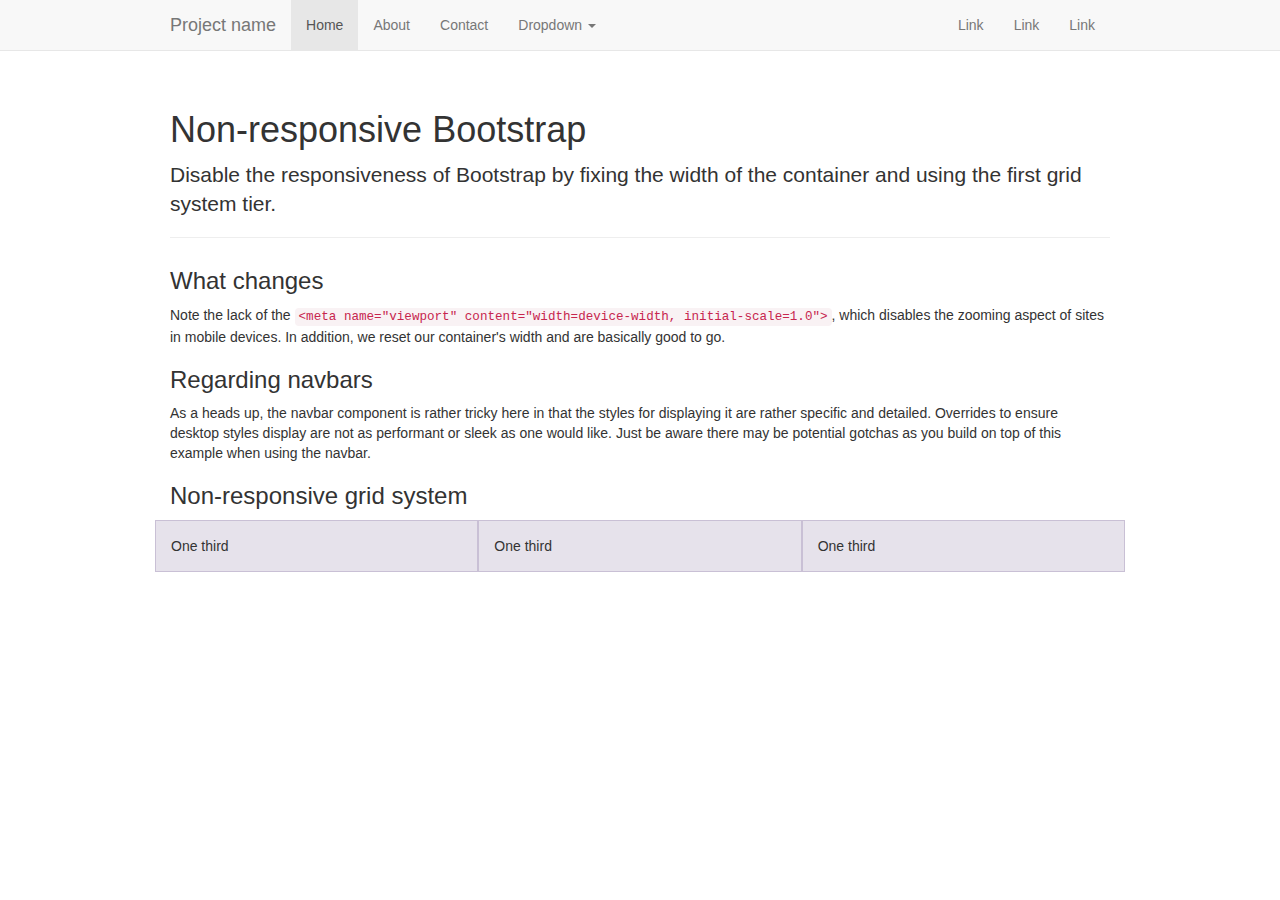
<file: lab4/bootstrap-3.0.0/examples/non-responsive/index.html>
<!DOCTYPE html>
<html lang="en">
  <head>
    <meta charset="utf-8">
    <meta name="description" content="">
    <meta name="author" content="">

    <!-- Note there is no responsive meta tag here -->

    <link rel="shortcut icon" href="../../assets/ico/favicon.png">

    <title>Non-responsive Template for Bootstrap</title>

    <!-- Bootstrap core CSS -->
    <link href="../../dist/css/bootstrap.css" rel="stylesheet">

    <!-- Custom styles for this template -->
    <link href="non-responsive.css" rel="stylesheet">

    <!-- HTML5 shim and Respond.js IE8 support of HTML5 elements and media queries -->
    <!--[if lt IE 9]>
      <script src="../../assets/js/html5shiv.js"></script>
      <script src="../../assets/js/respond.min.js"></script>
    <![endif]-->
  </head>

  <body>

    <!-- Fixed navbar -->
    <div class="navbar navbar-default navbar-fixed-top">
      <div class="container">
        <div class="navbar-header">
          <button type="button" class="navbar-toggle" data-toggle="collapse" data-target=".navbar-collapse">
            <span class="icon-bar"></span>
            <span class="icon-bar"></span>
            <span class="icon-bar"></span>
          </button>
          <a class="navbar-brand" href="#">Project name</a>
        </div>
        <div class="navbar-collapse collapse">
          <ul class="nav navbar-nav">
            <li class="active"><a href="#">Home</a></li>
            <li><a href="#about">About</a></li>
            <li><a href="#contact">Contact</a></li>
            <li class="dropdown">
              <a href="#" class="dropdown-toggle" data-toggle="dropdown">Dropdown <b class="caret"></b></a>
              <ul class="dropdown-menu">
                <li><a href="#">Action</a></li>
                <li><a href="#">Another action</a></li>
                <li><a href="#">Something else here</a></li>
                <li class="divider"></li>
                <li class="dropdown-header">Nav header</li>
                <li><a href="#">Separated link</a></li>
                <li><a href="#">One more separated link</a></li>
              </ul>
            </li>
          </ul>
          <ul class="nav navbar-nav navbar-right">
            <li><a href="#">Link</a></li>
            <li><a href="#">Link</a></li>
            <li><a href="#">Link</a></li>
          </ul>
        </div><!--/.nav-collapse -->
      </div>
    </div>

    <div class="container">

      <div class="page-header">
        <h1>Non-responsive Bootstrap</h1>
        <p class="lead">Disable the responsiveness of Bootstrap by fixing the width of the container and using the first grid system tier.</p>
      </div>

      <h3>What changes</h3>
      <p>Note the lack of the <code>&lt;meta name="viewport" content="width=device-width, initial-scale=1.0"&gt;</code>, which disables the zooming aspect of sites in mobile devices. In addition, we reset our container's width and are basically good to go.</p>

      <h3>Regarding navbars</h3>
      <p>As a heads up, the navbar component is rather tricky here in that the styles for displaying it are rather specific and detailed. Overrides to ensure desktop styles display are not as performant or sleek as one would like. Just be aware there may be potential gotchas as you build on top of this example when using the navbar.</p>

      <h3>Non-responsive grid system</h3>
      <div class="row">
        <div class="col-xs-4">One third</div>
        <div class="col-xs-4">One third</div>
        <div class="col-xs-4">One third</div>
      </div>

    </div> <!-- /container -->


    <!-- Bootstrap core JavaScript
    ================================================== -->
    <!-- Placed at the end of the document so the pages load faster -->
    <script src="../../assets/js/jquery.js"></script>
    <script src="../../dist/js/bootstrap.min.js"></script>
  </body>
</html>
</file>
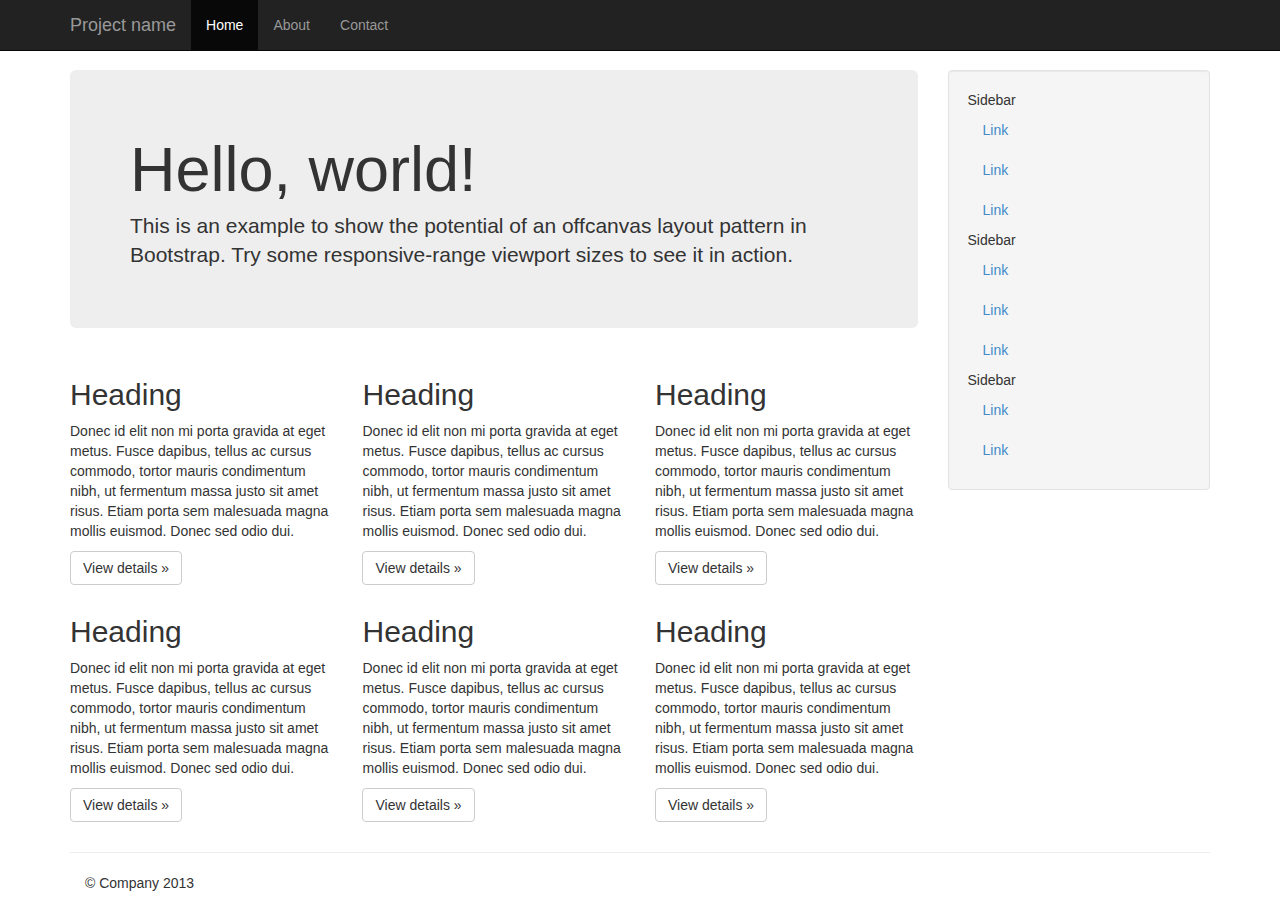
<file: lab4/bootstrap-3.0.0/examples/offcanvas/index.html>
<!DOCTYPE html>
<html lang="en">
  <head>
    <meta charset="utf-8">
    <meta name="viewport" content="width=device-width, initial-scale=1.0">
    <meta name="description" content="">
    <meta name="author" content="">
    <link rel="shortcut icon" href="../../assets/ico/favicon.png">

    <title>Off Canvas Template for Bootstrap</title>

    <!-- Bootstrap core CSS -->
    <link href="../../dist/css/bootstrap.min.css" rel="stylesheet">

    <!-- Custom styles for this template -->
    <link href="offcanvas.css" rel="stylesheet">

    <!-- HTML5 shim and Respond.js IE8 support of HTML5 elements and media queries -->
    <!--[if lt IE 9]>
      <script src="../../assets/js/html5shiv.js"></script>
      <script src="../../assets/js/respond.min.js"></script>
    <![endif]-->
  </head>

  <body>
    <div class="navbar navbar-fixed-top navbar-inverse" role="navigation">
      <div class="container">
        <div class="navbar-header">
          <button type="button" class="navbar-toggle" data-toggle="collapse" data-target=".navbar-collapse">
            <span class="icon-bar"></span>
            <span class="icon-bar"></span>
            <span class="icon-bar"></span>
          </button>
          <a class="navbar-brand" href="#">Project name</a>
        </div>
        <div class="collapse navbar-collapse">
          <ul class="nav navbar-nav">
            <li class="active"><a href="#">Home</a></li>
            <li><a href="#about">About</a></li>
            <li><a href="#contact">Contact</a></li>
          </ul>
        </div><!-- /.nav-collapse -->
      </div><!-- /.container -->
    </div><!-- /.navbar -->

    <div class="container">

      <div class="row row-offcanvas row-offcanvas-right">
        <div class="col-xs-12 col-sm-9">
          <p class="pull-right visible-xs">
            <button type="button" class="btn btn-primary btn-xs" data-toggle="offcanvas">Toggle nav</button>
          </p>
          <div class="jumbotron">
            <h1>Hello, world!</h1>
            <p>This is an example to show the potential of an offcanvas layout pattern in Bootstrap. Try some responsive-range viewport sizes to see it in action.</p>
          </div>
          <div class="row">
            <div class="col-6 col-sm-6 col-lg-4">
              <h2>Heading</h2>
              <p>Donec id elit non mi porta gravida at eget metus. Fusce dapibus, tellus ac cursus commodo, tortor mauris condimentum nibh, ut fermentum massa justo sit amet risus. Etiam porta sem malesuada magna mollis euismod. Donec sed odio dui. </p>
              <p><a class="btn btn-default" href="#">View details &raquo;</a></p>
            </div><!--/span-->
            <div class="col-6 col-sm-6 col-lg-4">
              <h2>Heading</h2>
              <p>Donec id elit non mi porta gravida at eget metus. Fusce dapibus, tellus ac cursus commodo, tortor mauris condimentum nibh, ut fermentum massa justo sit amet risus. Etiam porta sem malesuada magna mollis euismod. Donec sed odio dui. </p>
              <p><a class="btn btn-default" href="#">View details &raquo;</a></p>
            </div><!--/span-->
            <div class="col-6 col-sm-6 col-lg-4">
              <h2>Heading</h2>
              <p>Donec id elit non mi porta gravida at eget metus. Fusce dapibus, tellus ac cursus commodo, tortor mauris condimentum nibh, ut fermentum massa justo sit amet risus. Etiam porta sem malesuada magna mollis euismod. Donec sed odio dui. </p>
              <p><a class="btn btn-default" href="#">View details &raquo;</a></p>
            </div><!--/span-->
            <div class="col-6 col-sm-6 col-lg-4">
              <h2>Heading</h2>
              <p>Donec id elit non mi porta gravida at eget metus. Fusce dapibus, tellus ac cursus commodo, tortor mauris condimentum nibh, ut fermentum massa justo sit amet risus. Etiam porta sem malesuada magna mollis euismod. Donec sed odio dui. </p>
              <p><a class="btn btn-default" href="#">View details &raquo;</a></p>
            </div><!--/span-->
            <div class="col-6 col-sm-6 col-lg-4">
              <h2>Heading</h2>
              <p>Donec id elit non mi porta gravida at eget metus. Fusce dapibus, tellus ac cursus commodo, tortor mauris condimentum nibh, ut fermentum massa justo sit amet risus. Etiam porta sem malesuada magna mollis euismod. Donec sed odio dui. </p>
              <p><a class="btn btn-default" href="#">View details &raquo;</a></p>
            </div><!--/span-->
            <div class="col-6 col-sm-6 col-lg-4">
              <h2>Heading</h2>
              <p>Donec id elit non mi porta gravida at eget metus. Fusce dapibus, tellus ac cursus commodo, tortor mauris condimentum nibh, ut fermentum massa justo sit amet risus. Etiam porta sem malesuada magna mollis euismod. Donec sed odio dui. </p>
              <p><a class="btn btn-default" href="#">View details &raquo;</a></p>
            </div><!--/span-->
          </div><!--/row-->
        </div><!--/span-->

        <div class="col-xs-6 col-sm-3 sidebar-offcanvas" id="sidebar" role="navigation">
          <div class="well sidebar-nav">
            <ul class="nav">
              <li>Sidebar</li>
              <li class="active"><a href="#">Link</a></li>
              <li><a href="#">Link</a></li>
              <li><a href="#">Link</a></li>
              <li>Sidebar</li>
              <li><a href="#">Link</a></li>
              <li><a href="#">Link</a></li>
              <li><a href="#">Link</a></li>
              <li>Sidebar</li>
              <li><a href="#">Link</a></li>
              <li><a href="#">Link</a></li>
            </ul>
          </div><!--/.well -->
        </div><!--/span-->
      </div><!--/row-->

      <hr>

      <footer>
        <p>&copy; Company 2013</p>
      </footer>

    </div><!--/.container-->



    <!-- Bootstrap core JavaScript
    ================================================== -->
    <!-- Placed at the end of the document so the pages load faster -->
    <script src="../../assets/js/jquery.js"></script>
    <script src="../../dist/js/bootstrap.min.js"></script>
    <script src="offcanvas.js"></script>
  </body>
</html>
</file>
<file: css/index.css>
body {
    font-family: Arial, Helvetica, sans-serif;
    margin: 0;
    background-color: #1b2838;
    color: #acb2b8
}

header {
    color: #b8b6b4;
    height: 10%;
    background-color: #171a21;
    display: flex;
    text-align: center;
}

nav {
    margin: auto 3em;
}

li {
    display: inline-block;
}

nav ul{
    margin-left:40px;
}

nav li {
    padding: 0 1em;
}

nav li a {
    color: #b8b6b4;
}

a {
    color: #b8b6b4;
    text-decoration: none;
}

a:hover {
    color: #87bff2;
}

h1{
    margin-left: 50px;
}

.title {
    margin: 1em 5%;
    display: inline;
    display: flex;
    text-align: center;
    color: #ebebeb;
}


.title img {
    border: #b8b6b4 solid 2px;
}

.title div {
    display: inline;
    padding-left: 1em;
    margin: auto 0;
    font-size: x-large;
    font-weight: bold;
}

.title span {
    font-weight: normal;
    font-size: small;
}

.title .symbol {
    color: #b8b6b4;
    font-size: large;
}

aside {
    float:right;
    margin: 1% 5%;
    width: 30%;
    background-color: #171a21;
}

aside ul{
    margin-top: 15px;
    margin-bottom: 15px;
}

aside a {
    color: white;
}

aside img, aside ul {
    padding: 0;
    width: 100%;
}

aside li {
    display: block;
    text-align: center;
    padding: 0.2em 0;
}

section {
    margin: 0 5%;
}

section blockquote {
    margin: 0;
    width: 60%;
    font-size: small;
    background-color: #171a21;
    padding: 0.7em;
    color: #b8b6b4;
    border-top: 1px solid rgba(85, 125, 171, 0.6)
}

section h2{
    color: #ebebeb;
    font-size: 1.5em;
    margin-top: 19.920px;
    margin-bottom: 19.920px;
}

section p{
    margin-top: 16px;
    margin-bottom: 16px;
}

section p small{
    font-size: smaller;
}

hr {
    width: 90%;
    margin: 0 5%;
    border-width:0;
    height: 1px;
    color:rgba(85, 125, 171, 0.6);
    background-color:rgba(85, 125, 171, 0.6);
}

.value ul {
    margin-top: 13px;
    margin-bottom: 13px;
    display: inline-block;
    padding-left: 40px;
}

.value {
    color: #b8b6b4;
    font-size: small;
}

.value li {
    padding: 0.2em 0.6em;
    background-color: rgba(85, 125, 171, 0.6);
    border-radius: 3px;
}

h3 {
    display: block;
    font-size: 1.17em;
    font-weight: bold;
    color: #ebebeb;
    margin-top: 18.720px;
}

h4 {
    font-weight: normal;
    color: #ebebeb;
    margin: 0;
}

h4 small {
    color: #56707f;
    font-size: smaller;
}

.comment li {
    display: block;
    margin: 1.5em 0;
}

.comment {
    margin-top: 16px;
    margin-bottom: 16px;
    padding-left: 40px;
}

.active {
    color:#87bff2;
}
</file>
<file: lab4/bootstrap-3.0.0/examples/grid/grid.css>
.container {
  padding-left: 15px;
  padding-right: 15px;
}

h4 {
  margin-top: 25px;
}
.row {
  margin-bottom: 20px;
}
.row .row {
  margin-top: 10px;
  margin-bottom: 0;
}
[class*="col-"] {
  padding-top: 15px;
  padding-bottom: 15px;
  background-color: #eee;
  border: 1px solid #ddd;
  background-color: rgba(86,61,124,.15);
  border: 1px solid rgba(86,61,124,.2);
}

hr {
  margin-top: 40px;
  margin-bottom: 40px;
}
</file>
<file: lab4/bootstrap-3.0.0/examples/jumbotron-narrow/jumbotron-narrow.css>
/* Space out content a bit */
body {
  padding-top: 20px;
  padding-bottom: 20px;
}

/* Everything but the jumbotron gets side spacing for mobile first views */
.header,
.marketing,
.footer {
  padding-left: 15px;
  padding-right: 15px;
}

/* Custom page header */
.header {
  border-bottom: 1px solid #e5e5e5;
}
/* Make the masthead heading the same height as the navigation */
.header h3 {
  margin-top: 0;
  margin-bottom: 0;
  line-height: 40px;
  padding-bottom: 19px;
}

/* Custom page footer */
.footer {
  padding-top: 19px;
  color: #777;
  border-top: 1px solid #e5e5e5;
}

/* Customize container */
@media (min-width: 768px) {
  .container {
    max-width: 730px;
  }
}
.container-narrow > hr {
  margin: 30px 0;
}

/* Main marketing message and sign up button */
.jumbotron {
  text-align: center;
  border-bottom: 1px solid #e5e5e5;
}
.jumbotron .btn {
  font-size: 21px;
  padding: 14px 24px;
}

/* Supporting marketing content */
.marketing {
  margin: 40px 0;
}
.marketing p + h4 {
  margin-top: 28px;
}

/* Responsive: Portrait tablets and up */
@media screen and (min-width: 768px) {
  /* Remove the padding we set earlier */
  .header,
  .marketing,
  .footer {
    padding-left: 0;
    padding-right: 0;
  }
  /* Space out the masthead */
  .header {
    margin-bottom: 30px;
  }
  /* Remove the bottom border on the jumbotron for visual effect */
  .jumbotron {
    border-bottom: 0;
  }
}
</file>
<file: lab4/bootstrap-3.0.0/examples/jumbotron/jumbotron.css>
/* Move down content because we have a fixed navbar that is 50px tall */
body {
  padding-top: 50px;
  padding-bottom: 20px;
}
</file>
<file: lab4/bootstrap-3.0.0/examples/justified-nav/justified-nav.css>
body {
  padding-top: 20px;
}

.footer {
  border-top: 1px solid #eee;
  margin-top: 40px;
  padding-top: 40px;
  padding-bottom: 40px;
}

/* Main marketing message and sign up button */
.jumbotron {
  text-align: center;
  background-color: transparent;
}
.jumbotron .btn {
  font-size: 21px;
  padding: 14px 24px;
}

/* Customize the nav-justified links to be fill the entire space of the .navbar */

.nav-justified {
  background-color: #eee;
  border-radius: 5px;
  border: 1px solid #ccc;
}
.nav-justified > li > a {
  padding-top: 15px;
  padding-bottom: 15px;
  color: #777;
  font-weight: bold;
  text-align: center;
  border-bottom: 1px solid #d5d5d5;
  background-color: #e5e5e5; /* Old browsers */
  background-repeat: repeat-x; /* Repeat the gradient */
  background-image: -moz-linear-gradient(top, #f5f5f5 0%, #e5e5e5 100%); /* FF3.6+ */
  background-image: -webkit-gradient(linear, left top, left bottom, color-stop(0%,#f5f5f5), color-stop(100%,#e5e5e5)); /* Chrome,Safari4+ */
  background-image: -webkit-linear-gradient(top, #f5f5f5 0%,#e5e5e5 100%); /* Chrome 10+,Safari 5.1+ */
  background-image: -ms-linear-gradient(top, #f5f5f5 0%,#e5e5e5 100%); /* IE10+ */
  background-image: -o-linear-gradient(top, #f5f5f5 0%,#e5e5e5 100%); /* Opera 11.10+ */
  filter: progid:DXImageTransform.Microsoft.gradient( startColorstr='#f5f5f5', endColorstr='#e5e5e5',GradientType=0 ); /* IE6-9 */
  background-image: linear-gradient(top, #f5f5f5 0%,#e5e5e5 100%); /* W3C */
}
.nav-justified > .active > a,
.nav-justified > .active > a:hover,
.nav-justified > .active > a:focus {
  background-color: #ddd;
  background-image: none;
  box-shadow: inset 0 3px 7px rgba(0,0,0,.15);
}
.nav-justified > li:first-child > a {
  border-radius: 5px 5px 0 0;
}
.nav-justified > li:last-child > a {
  border-bottom: 0;
  border-radius: 0 0 5px 5px;
}

@media (min-width: 768px) {
  .nav-justified {
    max-height: 52px;
  }
  .nav-justified > li > a {
    border-left: 1px solid #fff;
    border-right: 1px solid #d5d5d5;
  }
  .nav-justified > li:first-child > a {
    border-left: 0;
    border-radius: 5px 0 0 5px;
  }
  .nav-justified > li:last-child > a {
    border-radius: 0 5px 5px 0;
    border-right: 0;
  }
}

/* Responsive: Portrait tablets and up */
@media screen and (min-width: 768px) {
  /* Remove the padding we set earlier */
  .masthead,
  .marketing,
  .footer {
    padding-left: 0;
    padding-right: 0;
  }
}
</file>
<file: lab4/bootstrap-3.0.0/examples/navbar-fixed-top/navbar-fixed-top.css>
body {
  min-height: 2000px;
  padding-top: 70px;
}
</file>
<file: lab4/bootstrap-3.0.0/examples/navbar-static-top/navbar-static-top.css>
body {
  min-height: 2000px;
}

.navbar-static-top {
  margin-bottom: 19px;
}
</file>
<file: lab4/bootstrap-3.0.0/examples/navbar/navbar.css>
body {
padding: 30px;
}

.navbar {
margin-bottom: 30px;
}
</file>
<file: lab4/bootstrap-3.0.0/examples/non-responsive/non-responsive.css>
/* Template-specific stuff
 *
 * Customizations just for the template—these are not necessary for anything
 * with disabling the responsiveness.
 */

/* Account for fixed navbar */
body {
  padding-top: 70px;
  padding-bottom: 30px;
}

/* Finesse the page header spacing */
.page-header {
  margin-bottom: 30px;
}
.page-header .lead {
  margin-bottom: 10px;
}


/* Non-responsive overrides
 *
 * Utilitze the following CSS to disable the responsive-ness of the container,
 * grid system, and navbar.
 */

/* Reset the container */
.container {
  max-width: none !important;
  width: 970px;
}

/* Demonstrate the grids */
.col-xs-4 {
  padding-top: 15px;
  padding-bottom: 15px;
  background-color: #eee;
  border: 1px solid #ddd;
  background-color: rgba(86,61,124,.15);
  border: 1px solid rgba(86,61,124,.2);
}

.container .navbar-header,
.container .navbar-collapse {
  margin-right: 0;
  margin-left: 0;
}

/* Always float the navbar header */
.navbar-header {
  float: left;
}

/* Undo the collapsing navbar */
.navbar-collapse {
  display: block !important;
  height: auto !important;
  padding-bottom: 0;
  overflow: visible !important;
}

.navbar-toggle {
  display: none;
}

.navbar-brand {
  margin-left: -15px;
}

/* Always apply the floated nav */
.navbar-nav {
  float: left;
  margin: 0;
}
.navbar-nav > li {
  float: left;
}
.navbar-nav > li > a {
  padding: 15px;
}

/* Redeclare since we override the float above */
.navbar-nav.navbar-right {
  float: right;
}

/* Undo custom dropdowns */
.navbar .open .dropdown-menu {
  position: absolute;
  float: left;
  background-color: #fff;
  border: 1px solid #cccccc;
  border: 1px solid rgba(0, 0, 0, 0.15);
  border-width: 0 1px 1px;
  border-radius: 0 0 4px 4px;
  -webkit-box-shadow: 0 6px 12px rgba(0, 0, 0, 0.175);
          box-shadow: 0 6px 12px rgba(0, 0, 0, 0.175);
}
.navbar .open .dropdown-menu > li > a {
  color: #333;
}
.navbar .open .dropdown-menu > li > a:hover,
.navbar .open .dropdown-menu > li > a:focus,
.navbar .open .dropdown-menu > .active > a,
.navbar .open .dropdown-menu > .active > a:hover,
.navbar .open .dropdown-menu > .active > a:focus {
  color: #fff !important;
  background-color: #428bca !important;
}
.navbar .open .dropdown-menu > .disabled > a,
.navbar .open .dropdown-menu > .disabled > a:hover,
.navbar .open .dropdown-menu > .disabled > a:focus {
  color: #999 !important;
  background-color: transparent !important;
}
</file>
<file: lab4/bootstrap-3.0.0/examples/offcanvas/offcanvas.css>
/*
 * Style twaks
 * --------------------------------------------------
 */
body {
  padding-top: 70px;
}
footer {
  padding-left: 15px;
  padding-right: 15px;
}

/*
 * Off Canvas
 * --------------------------------------------------
 */
@media screen and (max-width: 768px) {
  .row-offcanvas {
    position: relative;
    -webkit-transition: all 0.25s ease-out;
    -moz-transition: all 0.25s ease-out;
    transition: all 0.25s ease-out;
  }

  .row-offcanvas-right
  .sidebar-offcanvas {
    right: -50%; /* 6 columns */
  }

  .row-offcanvas-left
  .sidebar-offcanvas {
    left: -50%; /* 6 columns */
  }

  .row-offcanvas-right.active {
    right: 50%; /* 6 columns */
  }

  .row-offcanvas-left.active {
    left: 50%; /* 6 columns */
  }

  .sidebar-offcanvas {
    position: absolute;
    top: 0;
    width: 50%; /* 6 columns */
  }
}
</file>
